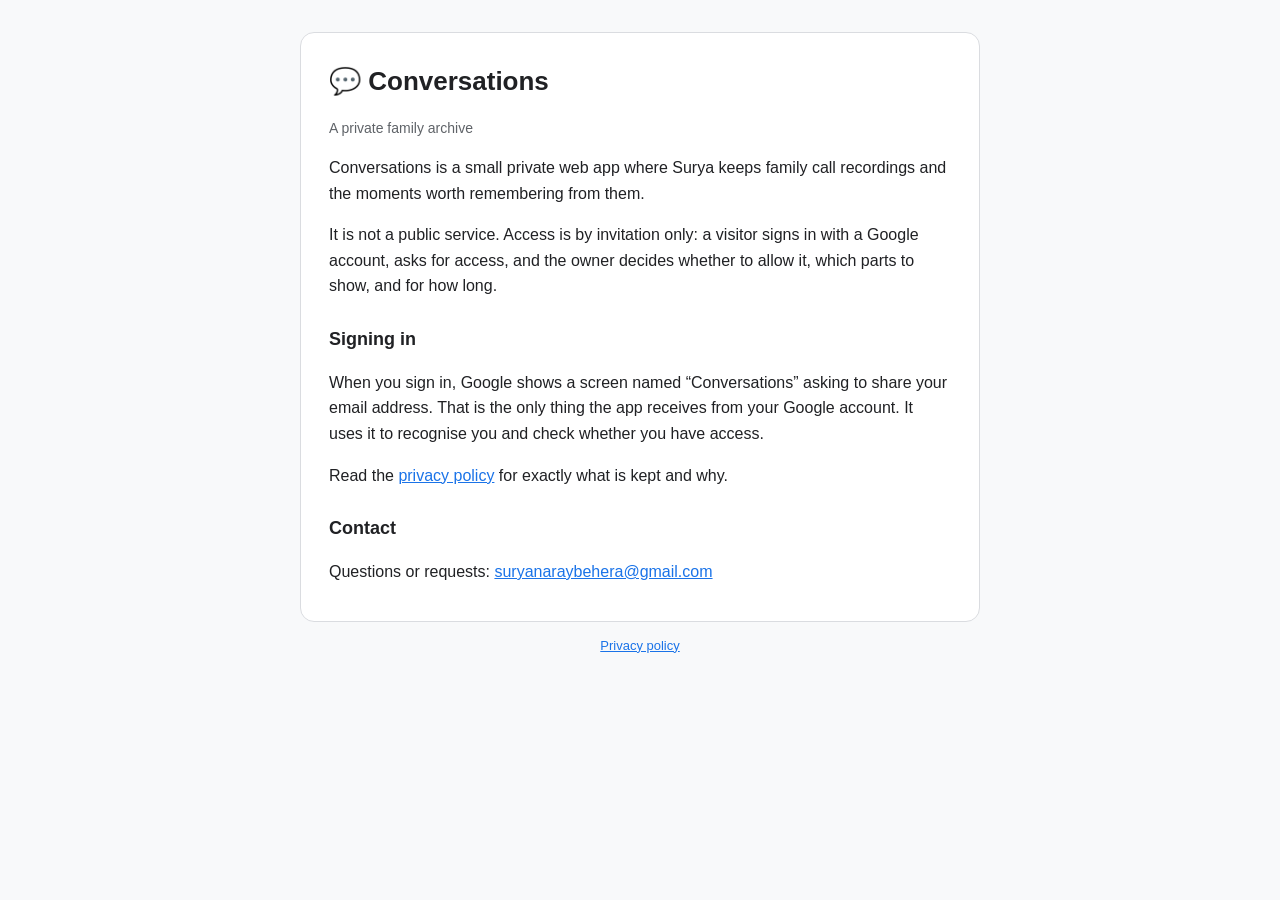
<file: index.html>
<!doctype html>
<html lang="en">
<head>
<meta charset="utf-8">
<meta name="viewport" content="width=device-width, initial-scale=1">
<title>Conversations</title>
<link rel="stylesheet" href="style.css">
</head>
<body>
<main>
  <h1>💬 Conversations</h1>
  <p class="muted">A private family archive</p>
  <p>Conversations is a small private web app where Surya keeps family call recordings and the moments worth remembering from them.</p>
  <p>It is not a public service. Access is by invitation only: a visitor signs in with a Google account, asks for access, and the owner decides whether to allow it, which parts to show, and for how long.</p>
  <h2>Signing in</h2>
  <p>When you sign in, Google shows a screen named “Conversations” asking to share your email address. That is the only thing the app receives from your Google account. It uses it to recognise you and check whether you have access.</p>
  <p>Read the <a href="privacy.html">privacy policy</a> for exactly what is kept and why.</p>
  <h2>Contact</h2>
  <p>Questions or requests: <a href="mailto:suryanaraybehera@gmail.com">suryanaraybehera@gmail.com</a></p>
</main>
<footer><a href="privacy.html">Privacy policy</a></footer>
</body>
</html>
</file>
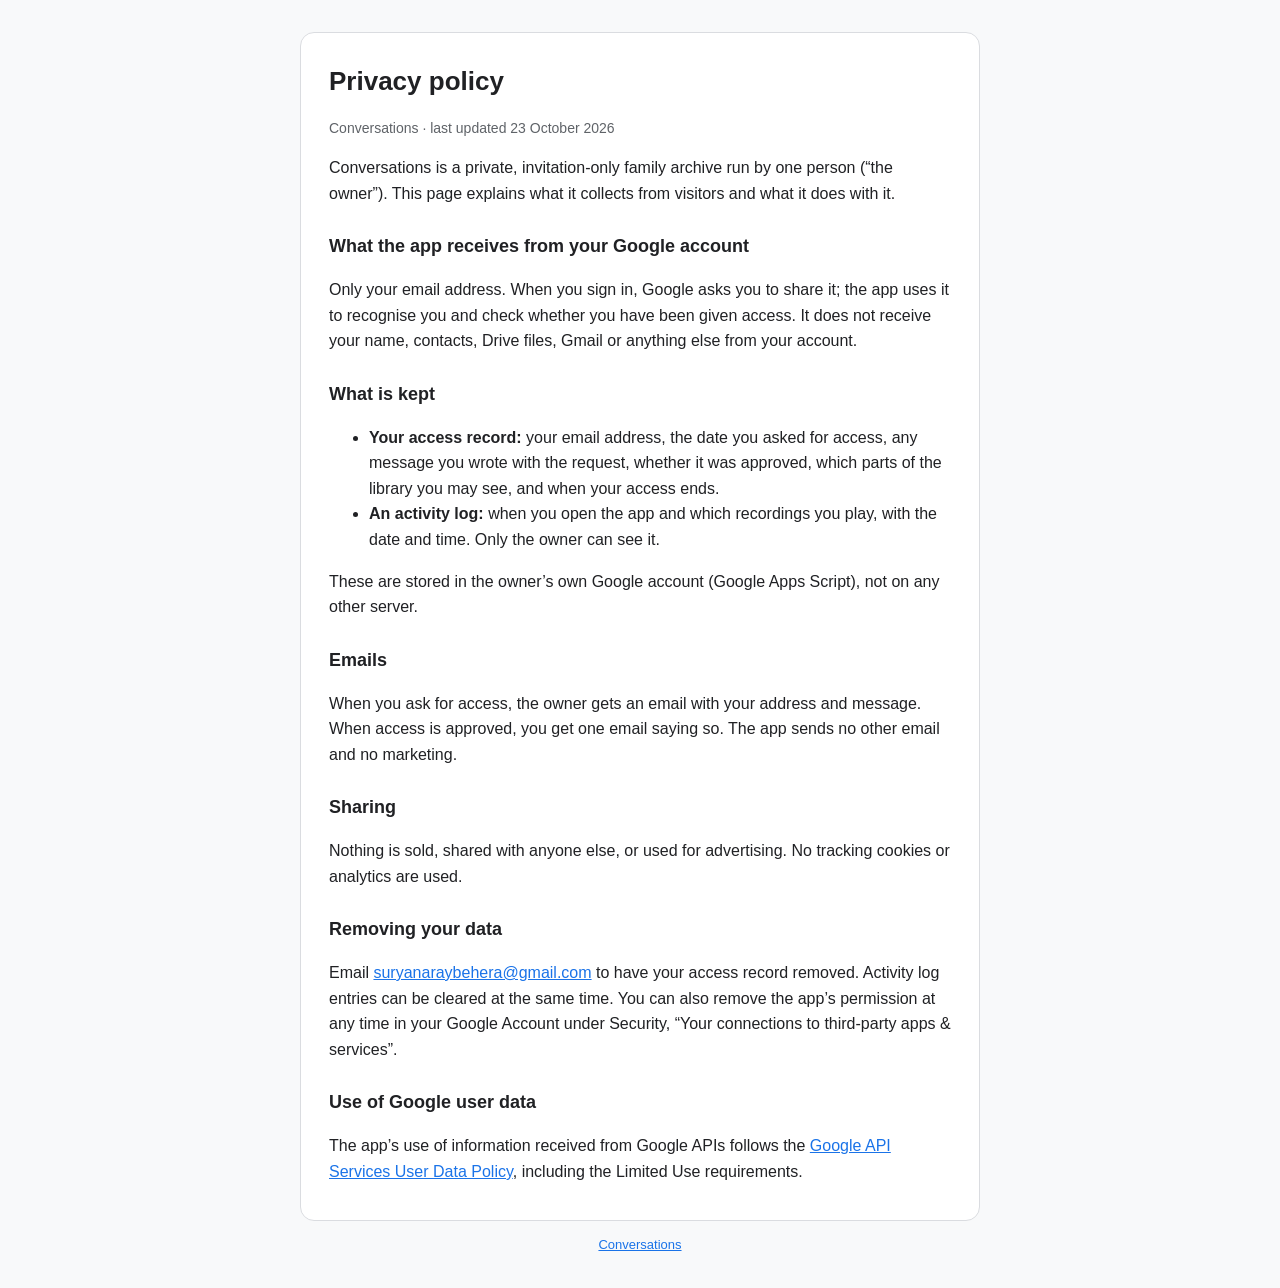
<file: privacy.html>
<!doctype html>
<html lang="en">
<head>
<meta charset="utf-8">
<meta name="viewport" content="width=device-width, initial-scale=1">
<title>Privacy policy · Conversations</title>
<link rel="stylesheet" href="style.css">
</head>
<body>
<main>
  <h1>Privacy policy</h1>
  <p class="muted">Conversations · last updated 23 October 2026</p>

  <p>Conversations is a private, invitation-only family archive run by one person (“the owner”). This page explains what it collects from visitors and what it does with it.</p>

  <h2>What the app receives from your Google account</h2>
  <p>Only your email address. When you sign in, Google asks you to share it; the app uses it to recognise you and check whether you have been given access. It does not receive your name, contacts, Drive files, Gmail or anything else from your account.</p>

  <h2>What is kept</h2>
  <ul>
    <li><b>Your access record:</b> your email address, the date you asked for access, any message you wrote with the request, whether it was approved, which parts of the library you may see, and when your access ends.</li>
    <li><b>An activity log:</b> when you open the app and which recordings you play, with the date and time. Only the owner can see it.</li>
  </ul>
  <p>These are stored in the owner’s own Google account (Google Apps Script), not on any other server.</p>

  <h2>Emails</h2>
  <p>When you ask for access, the owner gets an email with your address and message. When access is approved, you get one email saying so. The app sends no other email and no marketing.</p>

  <h2>Sharing</h2>
  <p>Nothing is sold, shared with anyone else, or used for advertising. No tracking cookies or analytics are used.</p>

  <h2>Removing your data</h2>
  <p>Email <a href="mailto:suryanaraybehera@gmail.com">suryanaraybehera@gmail.com</a> to have your access record removed. Activity log entries can be cleared at the same time. You can also remove the app’s permission at any time in your Google Account under Security, “Your connections to third-party apps &amp; services”.</p>

  <h2>Use of Google user data</h2>
  <p>The app’s use of information received from Google APIs follows the <a href="https://developers.google.com/terms/api-services-user-data-policy">Google API Services User Data Policy</a>, including the Limited Use requirements.</p>
</main>
<footer><a href="index.html">Conversations</a></footer>
</body>
</html>
</file>
<file: style.css>
:root{--bg:#f8f9fa;--card:#fff;--text:#202124;--muted:#5f6368;--line:#dadce0;--accent:#1a73e8}
@media (prefers-color-scheme:dark){:root{--bg:#121212;--card:#1e1f20;--text:#e8eaed;--muted:#9aa0a6;--line:#3c4043;--accent:#8ab4f8}}
*{box-sizing:border-box}body{margin:0;background:var(--bg);color:var(--text);font:16px/1.6 -apple-system,BlinkMacSystemFont,"Segoe UI",Roboto,Arial,sans-serif;padding:32px 16px}
main{max-width:680px;margin:0 auto;background:var(--card);border:1px solid var(--line);border-radius:14px;padding:28px 28px 20px}
h1{font-size:26px;margin:0 0 4px}h2{font-size:18px;margin:26px 0 6px}p,li{color:var(--text)}.muted{color:var(--muted);font-size:14px}
a{color:var(--accent)}footer{max-width:680px;margin:14px auto 0;color:var(--muted);font-size:13px;text-align:center}
</file>
